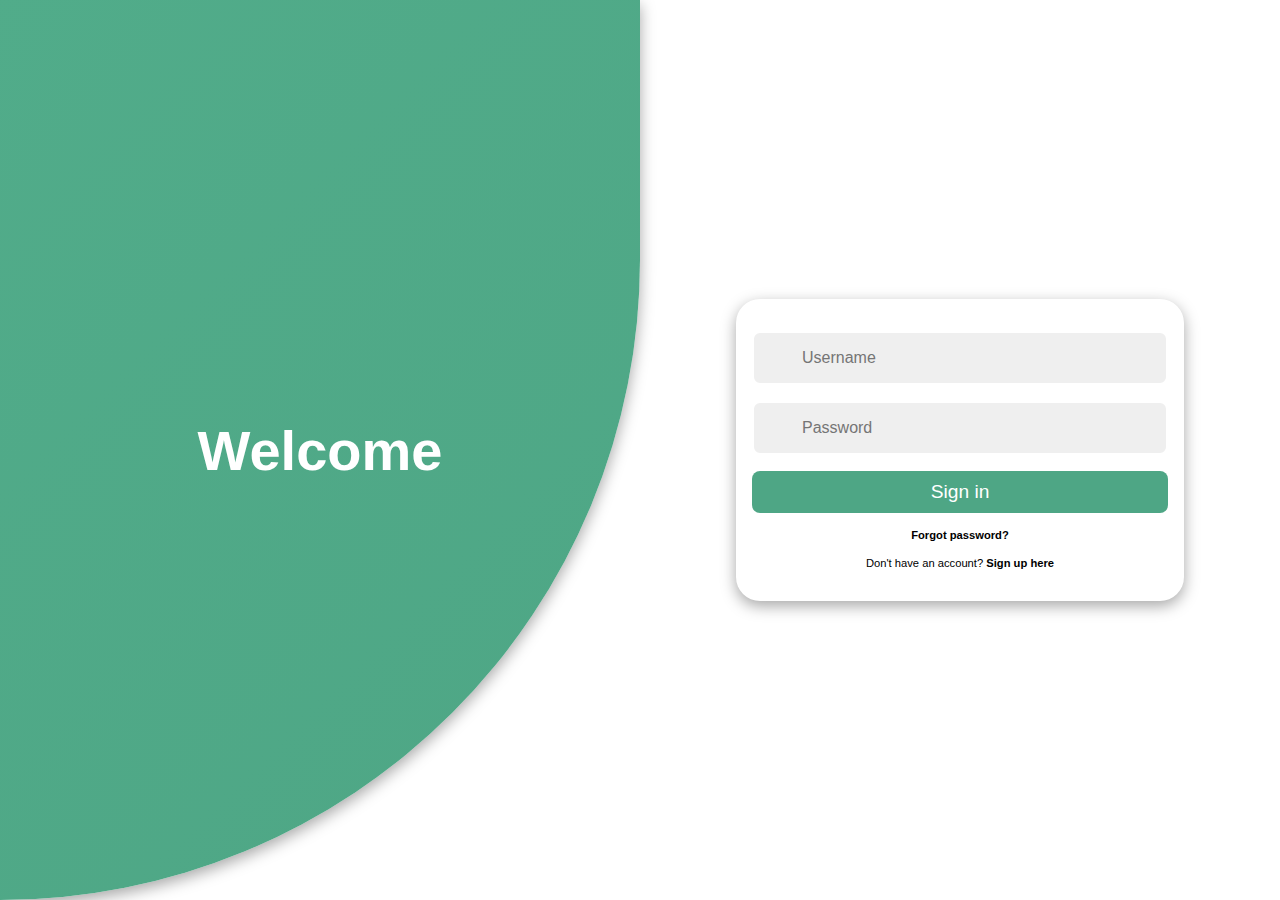
<file: test/login.html>
<!doctype html>
<html lang="en">
<head>
    <meta charset="UTF-8">
    <meta name="viewport"
          content="width=device-width, user-scalable=no, initial-scale=1.0, maximum-scale=1.0, minimum-scale=1.0">
    <meta http-equiv="X-UA-Compatible" content="ie=edge">
    <link rel="stylesheet" href="login.css"></link>
    <title>Document</title>
</head>
<body>

<div id="container" class="container">
    <!-- FORM SECTION -->
    <div class="row">
        <!-- SIGN UP -->
        <div class="col align-items-center flex-col sign-up">
            <div class="form-wrapper align-items-center">
                <div class="form sign-up">
                    <div class="input-group">
                        <i class='bx bxs-user'></i>
                        <input type="text" id="username" placeholder="Username">
                    </div>
                    <div class="input-group">
                        <i class='bx bx-name-send'></i>
                        <input type="text" id="displayName" placeholder="Name">
                    </div>
                    <div class="input-group">
                        <i class='bx bxs-lock-alt'></i>
                        <input type="password" id="password" placeholder="Password">
                    </div>
                    <div class="input-group">
                        <i class='bx bxs-lock-alt'></i>
                        <input type="password" placeholder="Confirm password">
                    </div>
                    <button>
                        Sign up
                    </button>
                    <p>
              <span>
                Already have an account?
              </span>
                        <b onclick="toggle()" class="pointer">
                            Sign in here
                        </b>
                    </p>
                </div>
            </div>

        </div>
        <!-- END SIGN UP -->
        <!-- SIGN IN -->
        <div class="col align-items-center flex-col sign-in">
            <div class="form-wrapper align-items-center">
                <div class="form sign-in">
                    <div class="input-group">
                        <i class='bx bxs-user'></i>
                        <input type="text" placeholder="Username">
                    </div>
                    <div class="input-group">
                        <i class='bx bxs-lock-alt'></i>
                        <input type="password" placeholder="Password">
                    </div>
                    <button>
                        Sign in
                    </button>
                    <p>
                        <b>
                            Forgot password?
                        </b>
                    </p>
                    <p>
              <span>
                Don't have an account?
              </span>
                        <b onclick="toggle()" class="pointer">
                            Sign up here
                        </b>
                    </p>
                </div>
            </div>
            <div class="form-wrapper">

            </div>
        </div>
        <!-- END SIGN IN -->
    </div>
    <!-- END FORM SECTION -->
    <!-- CONTENT SECTION -->
    <div class="row content-row">
        <!-- SIGN IN CONTENT -->
        <div class="col align-items-center flex-col">
            <div class="text sign-in">
                <h2>
                    Welcome
                </h2>

            </div>
            <div class="img sign-in">

            </div>
        </div>
        <!-- END SIGN IN CONTENT -->
        <!-- SIGN UP CONTENT -->
        <div class="col align-items-center flex-col">
            <div class="img sign-up">

            </div>
            <div class="text sign-up">
                <h2>
                    Join with us
                </h2>

            </div>
        </div>
        <!-- END SIGN UP CONTENT -->
    </div>
    <!-- END CONTENT SECTION -->
</div>
<script src="login.js"></script>
</body>
</html>
</file>
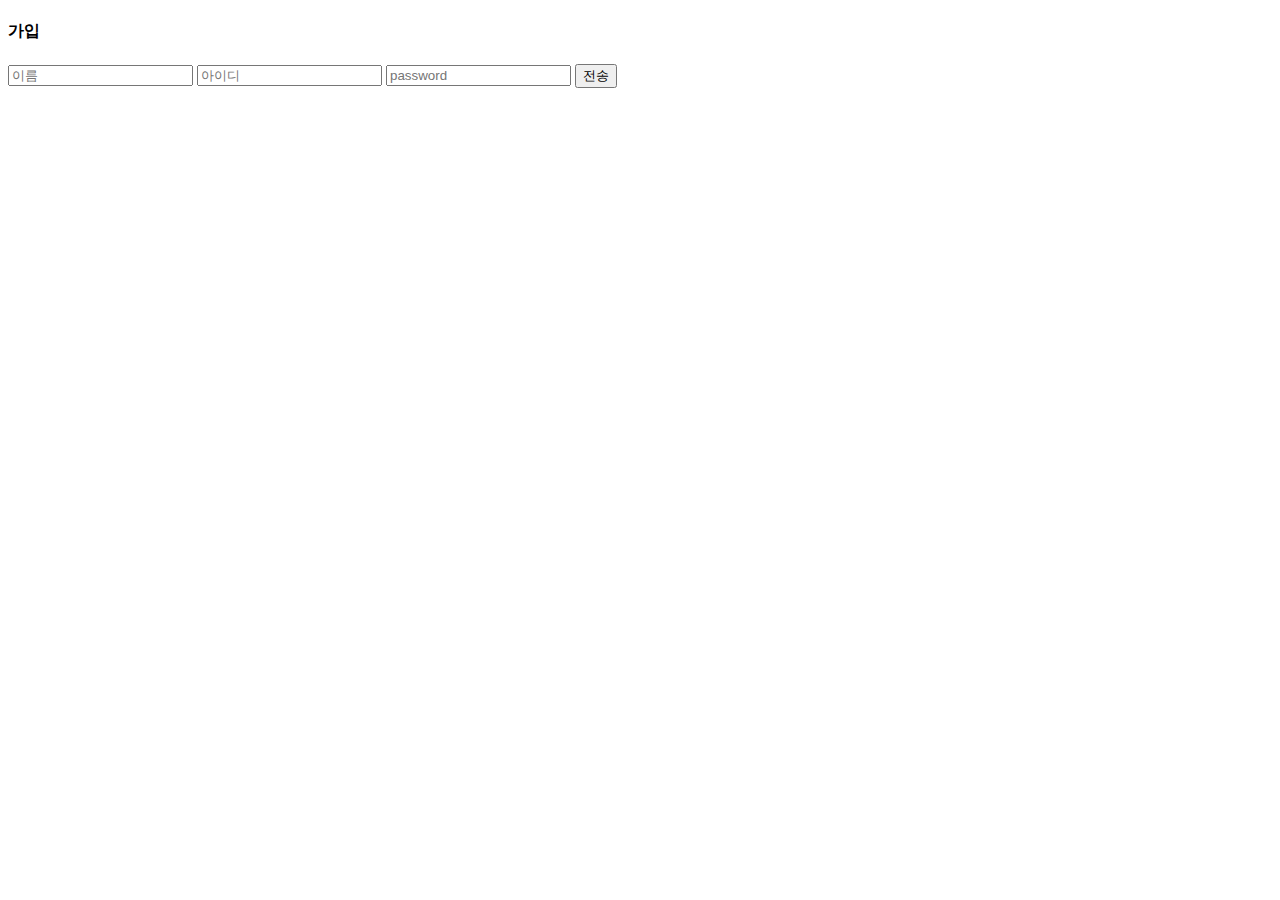
<file: project/src/main/resources/templates/register.html>
<!doctype html>
<html lang="en">
<head>
    <meta charset="UTF-8">
    <meta name="viewport"
          content="width=device-width, user-scalable=no, initial-scale=1.0, maximum-scale=1.0, minimum-scale=1.0">
    <meta http-equiv="X-UA-Compatible" content="ie=edge">
    <title>Document</title>
</head>
<body>

<div th:replace="~{nav.html::navbar}"></div>

<h4> 가입 </h4>

<form action="/member" method="post">
    <input name="displayName" placeholder="이름">
    <input name="username" placeholder="아이디">
    <input type="password" name="password" placeholder="password">
    <button type="submit">전송</button>
</form>
<!-- 에러 메시지 표시 -->
<!--
<div th:if="${errorMessage}" th:text="${errorMessage}" style="color: red"></div>
-->
</body>
</html>
</file>
<file: test/login.css>
:root {
    --primary-color: #4EA685;
    --secondary-color: #57B894;
    --black: #000000;
    --white: #ffffff;
    --gray: #efefef;
    --gray-2: #757575;

    --facebook-color: #4267B2;
    --google-color: #DB4437;
    --twitter-color: #1DA1F2;
    --insta-color: #E1306C;
}

@import url('https://fonts.googleapis.com/css2?family=Poppins:wght@200;300;400;500;600&display=swap');

* {
    font-family: 'Poppins', sans-serif;
    margin: 0;
    padding: 0;
    box-sizing: border-box;
}

html,
body {
    height: 100vh;
    overflow: hidden;
}

.container {
    position: relative;
    min-height: 100vh;
    overflow: hidden;
}

.row {
    display: flex;
    flex-wrap: wrap;
    height: 100vh;
}

.col {
    width: 50%;
}

.align-items-center {
    display: flex;
    align-items: center;
    justify-content: center;
    text-align: center;
}

.form-wrapper {
    width: 100%;
    max-width: 28rem;
}

.form {
    padding: 1rem;
    background-color: var(--white);
    border-radius: 1.5rem;
    width: 100%;
    box-shadow: rgba(0, 0, 0, 0.35) 0px 5px 15px;
    transform: scale(0);
    transition: .5s ease-in-out;
    transition-delay: 1s;
}

.input-group {
    position: relative;
    width: 100%;
    margin: 1rem 0;
}

.input-group i {
    position: absolute;
    top: 50%;
    left: 1rem;
    transform: translateY(-50%);
    font-size: 1.4rem;
    color: var(--gray-2);
}

.input-group input {
    width: 100%;
    padding: 1rem 3rem;
    font-size: 1rem;
    background-color: var(--gray);
    border-radius: .5rem;
    border: 0.125rem solid var(--white);
    outline: none;
}

.input-group input:focus {
    border: 0.125rem solid var(--primary-color);
}

.form button {
    cursor: pointer;
    width: 100%;
    padding: .6rem 0;
    border-radius: .5rem;
    border: none;
    background-color: var(--primary-color);
    color: var(--white);
    font-size: 1.2rem;
    outline: none;
}

.form p {
    margin: 1rem 0;
    font-size: .7rem;
}

.flex-col {
    flex-direction: column;
}

.social-list {
    margin: 2rem 0;
    padding: 1rem;
    border-radius: 1.5rem;
    width: 100%;
    box-shadow: rgba(0, 0, 0, 0.35) 0px 5px 15px;
    transform: scale(0);
    transition: .5s ease-in-out;
    transition-delay: 1.2s;
}

.social-list>div {
    color: var(--white);
    margin: 0 .5rem;
    padding: .7rem;
    cursor: pointer;
    border-radius: .5rem;
    cursor: pointer;
    transform: scale(0);
    transition: .5s ease-in-out;
}

.social-list>div:nth-child(1) {
    transition-delay: 1.4s;
}

.social-list>div:nth-child(2) {
    transition-delay: 1.6s;
}

.social-list>div:nth-child(3) {
    transition-delay: 1.8s;
}

.social-list>div:nth-child(4) {
    transition-delay: 2s;
}

.social-list>div>i {
    font-size: 1.5rem;
    transition: .4s ease-in-out;
}

.social-list>div:hover i {
    transform: scale(1.5);
}

.facebook-bg {
    background-color: var(--facebook-color);
}

.google-bg {
    background-color: var(--google-color);
}

.twitter-bg {
    background-color: var(--twitter-color);
}

.insta-bg {
    background-color: var(--insta-color);
}

.pointer {
    cursor: pointer;
}

.container.sign-in .form.sign-in,
.container.sign-in .social-list.sign-in,
.container.sign-in .social-list.sign-in>div,
.container.sign-up .form.sign-up,
.container.sign-up .social-list.sign-up,
.container.sign-up .social-list.sign-up>div {
    transform: scale(1);
}

.content-row {
    position: absolute;
    top: 0;
    left: 0;
    pointer-events: none;
    z-index: 6;
    width: 100%;
}

.text {
    margin: 4rem;
    color: var(--white);
}

.text h2 {
    font-size: 3.5rem;
    font-weight: 800;
    margin: 2rem 0;
    transition: 1s ease-in-out;
}

.text p {
    font-weight: 600;
    transition: 1s ease-in-out;
    transition-delay: .2s;
}

.img img {
    width: 30vw;
    transition: 1s ease-in-out;
    transition-delay: .4s;
}

.text.sign-in h2,
.text.sign-in p,
.img.sign-in img {
    transform: translateX(-250%);
}

.text.sign-up h2,
.text.sign-up p,
.img.sign-up img {
    transform: translateX(250%);
}

.container.sign-in .text.sign-in h2,
.container.sign-in .text.sign-in p,
.container.sign-in .img.sign-in img,
.container.sign-up .text.sign-up h2,
.container.sign-up .text.sign-up p,
.container.sign-up .img.sign-up img {
    transform: translateX(0);
}

/* BACKGROUND */

.container::before {
    content: "";
    position: absolute;
    top: 0;
    right: 0;
    height: 100vh;
    width: 300vw;
    transform: translate(35%, 0);
    background-image: linear-gradient(-45deg, var(--primary-color) 0%, var(--secondary-color) 100%);
    transition: 1s ease-in-out;
    z-index: 6;
    box-shadow: rgba(0, 0, 0, 0.35) 0px 5px 15px;
    border-bottom-right-radius: max(50vw, 50vh);
    border-top-left-radius: max(50vw, 50vh);
}

.container.sign-in::before {
    transform: translate(0, 0);
    right: 50%;
}

.container.sign-up::before {
    transform: translate(100%, 0);
    right: 50%;
}

/* RESPONSIVE */

@media only screen and (max-width: 425px) {

    .container::before,
    .container.sign-in::before,
    .container.sign-up::before {
        height: 100vh;
        border-bottom-right-radius: 0;
        border-top-left-radius: 0;
        z-index: 0;
        transform: none;
        right: 0;
    }

    /* .container.sign-in .col.sign-up {
        transform: translateY(100%);
    } */

    .container.sign-in .col.sign-in,
    .container.sign-up .col.sign-up {
        transform: translateY(0);
    }

    .content-row {
        align-items: flex-start !important;
    }

    .content-row .col {
        transform: translateY(0);
        background-color: unset;
    }

    .col {
        width: 100%;
        position: absolute;
        padding: 2rem;
        background-color: var(--white);
        border-top-left-radius: 2rem;
        border-top-right-radius: 2rem;
        transform: translateY(100%);
        transition: 1s ease-in-out;
    }

    .row {
        align-items: flex-end;
        justify-content: flex-end;
    }

    .form,
    .social-list {
        box-shadow: none;
        margin: 0;
        padding: 0;
    }

    .text {
        margin: 0;
    }

    .text p {
        display: none;
    }

    .text h2 {
        margin: .5rem;
        font-size: 2rem;
    }
}
</file>
